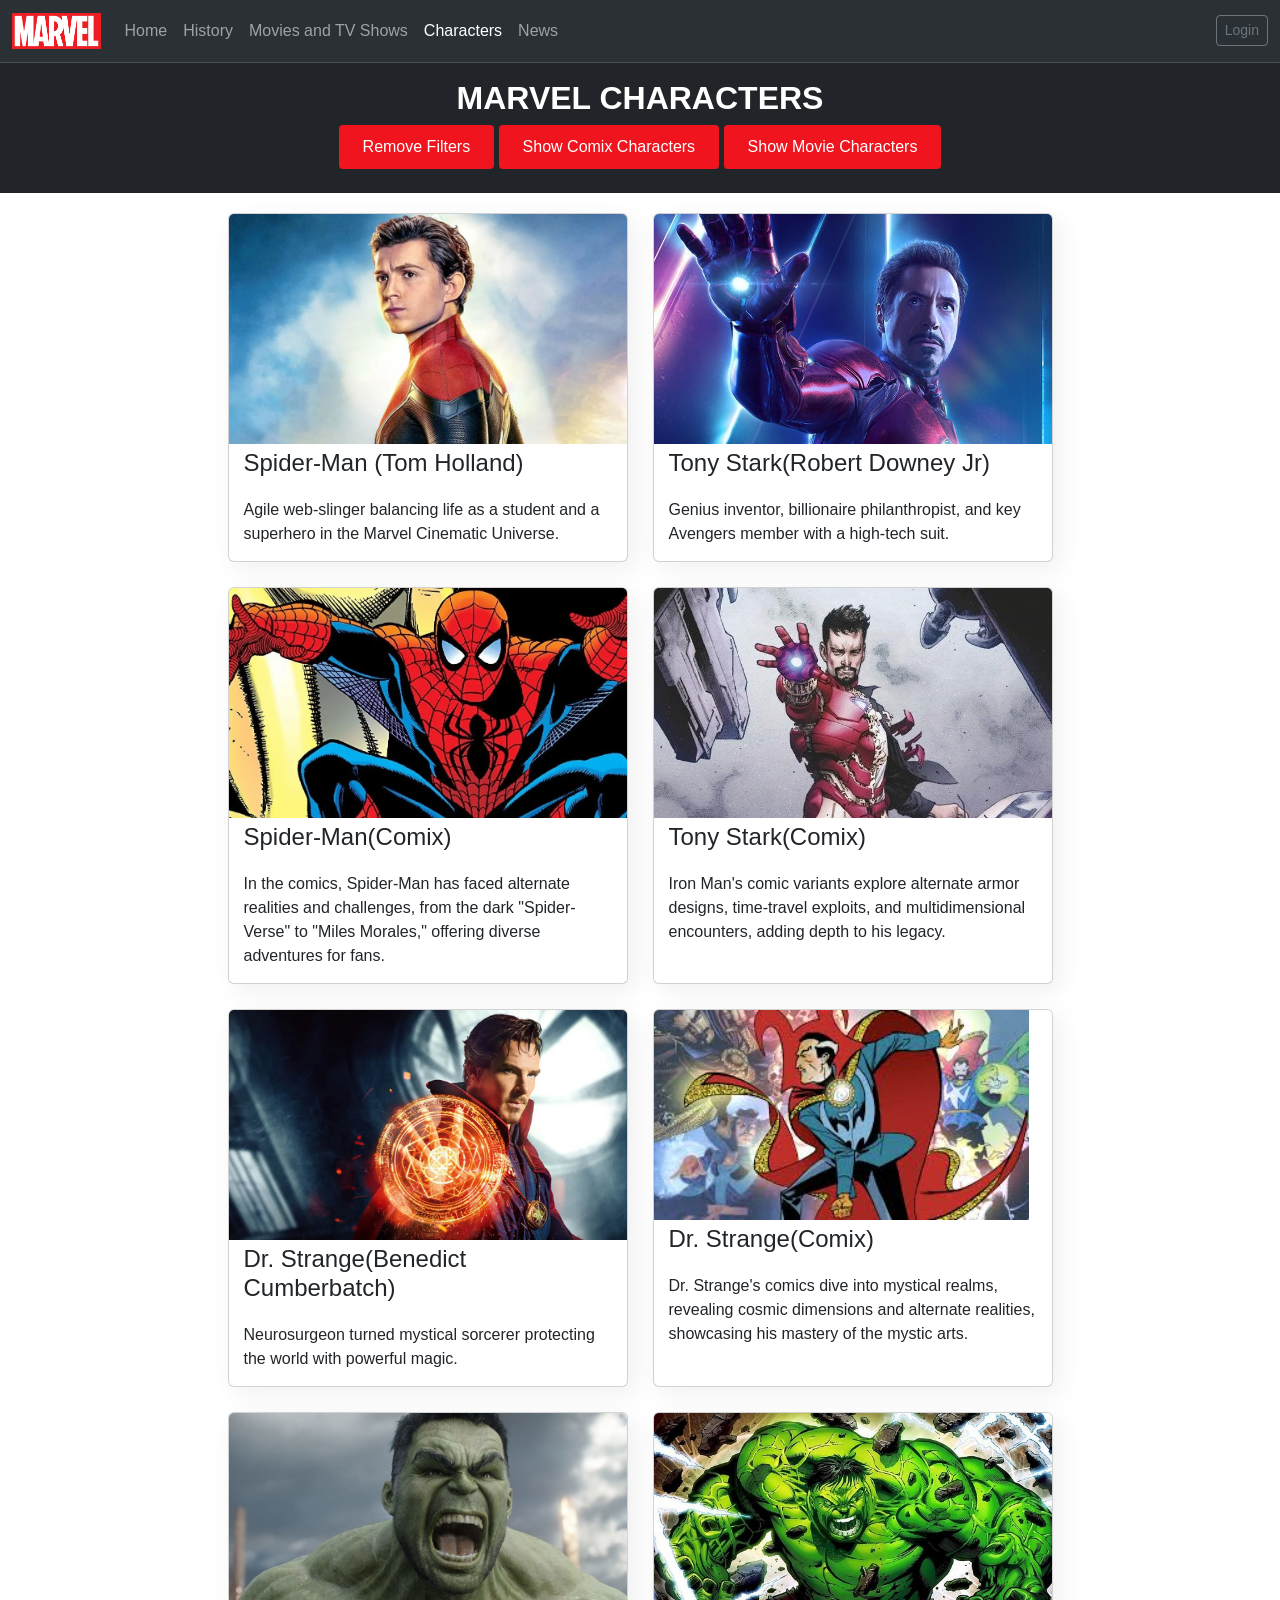
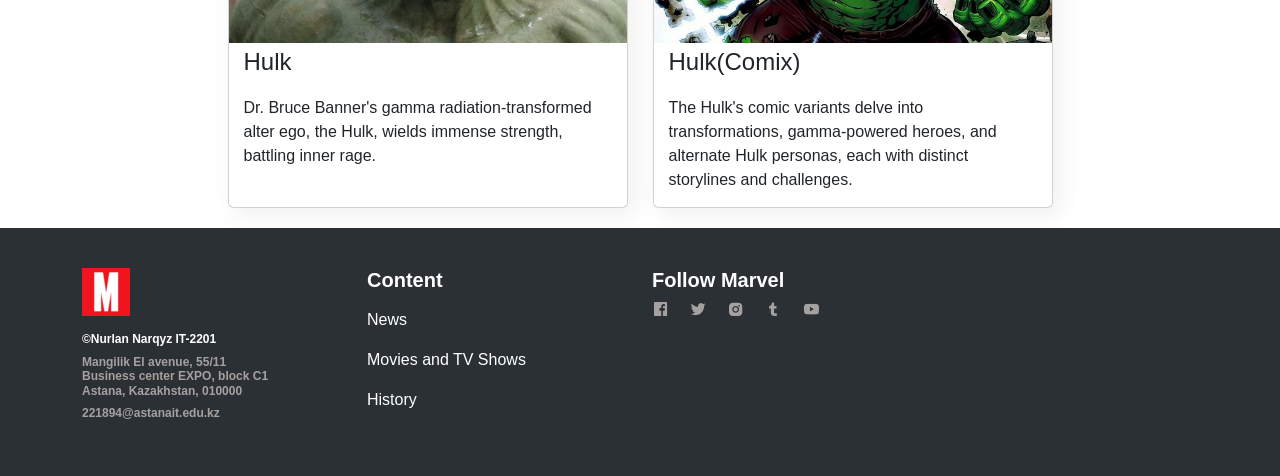
<file: html/charactersPage.html>
<!DOCTYPE html>
<html lang="en" xmlns="http://www.w3.org/1999/html">
<head>
    <meta charset="UTF-8">
    <meta content="width=device-width, initial-scale=1.0" name="viewport">
    <link href="../img-video/img-videoHome/logo-name.ico" rel="icon" type="image/x-icon">

    <link href="https://maxcdn.bootstrapcdn.com/bootstrap/4.5.2/css/bootstrap.min.css" rel="stylesheet">
    <title>Characters</title>
    <link href='https://unpkg.com/boxicons@2.1.4/css/boxicons.min.css' rel='stylesheet'>

    <link href="../css/charactersCSS.css" rel="stylesheet">
    <link crossorigin="anonymous" href="https://cdn.jsdelivr.net/npm/bootstrap@5.3.2/dist/css/bootstrap.min.css"
          integrity="sha384-T3c6CoIi6uLrA9TneNEoa7RxnatzjcDSCmG1MXxSR1GAsXEV/Dwwykc2MPK8M2HN" rel="stylesheet">
    <script crossorigin="anonymous"
            integrity="sha384-C6RzsynM9kWDrMNeT87bh95OGNyZPhcTNXj1NW7RuBCsyN/o0jlpcV8Qyq46cDfL"
            src="https://cdn.jsdelivr.net/npm/bootstrap@5.3.2/dist/js/bootstrap.bundle.min.js"></script>

</head>
<body>


<section class="navbarHome">
    <nav class="navbar fixed-top navbar-expand-lg bg-body-tertiary bg-dark border-bottom border-body"
         data-bs-theme="dark">
        <div class="container-fluid">
            <a class="navbar-brand" href="#welcome"><img class="imgLogo"
                                                         src="../img-video/img-videoHome/marvelLogo.png"></a>
            <button aria-controls="navbarSupportedContent" aria-expanded="false" aria-label="Toggle navigation"
                    class="navbar-toggler" data-bs-target="#navbarSupportedContent"
                    data-bs-toggle="collapse" type="button">
                <span class="navbar-toggler-icon"></span>
            </button>
            <div class="collapse navbar-collapse" id="navbarSupportedContent">
                <ul class="navbar-nav me-auto mb-2 mb-lg-0">
                    <li class="nav-item">
                        <a aria-current="page" class="nav-link" href="../html/homePage.html">Home</a>
                    </li>
                    <li class="nav-item">
                        <a class="nav-link" href="../html/historyPage.html">History</a>
                    </li>
                    <li class="nav-item">
                        <a class="nav-link" href="../html/moviesPage.html">Movies and TV Shows</a>
                    </li>
                    <li class="nav-item">
                        <a class="nav-link active" href="../html/charactersPage.html">Characters</a>
                    </li>

                    <li class="nav-item">
                        <a class="nav-link" href="../html/new.html">News</a>
                    </li>
                </ul>
                <form class="d-flex" role="search">
                    <button class="btn btn-sm align-middle btn-outline-secondary" type="button"><a class="nav-link"
                                                                                                   href="loginPage.html">
                        Login </a></button>
                </form>
            </div>
        </div>
    </nav>

</section>


<section>
    <header class="bg-dark text-white text-center p-4">
        <h2 style="font-weight: bolder">MARVEL CHARACTERS</h2>
        <div class="filter-button-container">
            <!--            <button class="filter-button button " id="filterButton">Filter</button>-->
            <div class="filter-content" id="filterContent">
                <button class="button" id="remove-filters-button " onclick="filterCards('all')">Remove Filters
                </button>
                <button class="button" id="show-comix-button button " onclick="filterCards('comix')">Show Comix
                    Characters
                </button>
                <button class="button" id="show-movie-button button" onclick="filterCards('movie')">Show Movie
                    Characters
                </button>
            </div>
        </div>
    </header>


    <main>
        <div class="card" data-category="movie">
            <a href="https://spiderman-films.fandom.com/wiki/Spider-Man_(Tom_Holland)">
                <img class="original-image" data-hover-src="../img-video/img-videoCharacters/tom2.jpg"
                     id="original-image"
                     src="../img-video/img-videoCharacters/tom.jpg">
                <h4>Spider-Man (Tom Holland)</h4>
                <div class="publishbyDate">

                </div>
                <div class="desc">
                    Agile web-slinger balancing life as a student and a superhero in the Marvel Cinematic Universe.
                </div>
            </a>
        </div>
        <img alt="Hover Image" class="hover-image" id="hover-image">


        <div class="card" data-category="movie">
            <a href="https://en.wikipedia.org/wiki/Iron_Man">
                <img class="original-image" data-hover-src="../img-video/img-videoCharacters/tony2.jpg"
                     id="original-image2"
                     src="../img-video/img-videoCharacters/tony.jpeg">
                <h4>Tony Stark(Robert Downey Jr)</h4>
                <div class="publishbyDate">

                </div>
                <div class="desc">
                    Genius inventor, billionaire philanthropist, and key Avengers member with a high-tech suit.
                </div>
            </a>
        </div>


        <div class="card" data-category="comix">
            <a href="https://spiderman.fandom.com/wiki/Spider-Man_Wiki">
                <img class="original-image" data-hover-src="../img-video/img-videoCharacters/spidercomix2.jpg"
                     id="original-image3"
                     src="../img-video/img-videoCharacters/spycomix.jpg">
                <h4>Spider-Man(Comix)</h4>
                <div class="publishbyDate">

                </div>
                <div class="desc">In the comics, Spider-Man has faced alternate realities and challenges, from the dark
                    "Spider-Verse" to "Miles Morales," offering diverse adventures for fans.
                </div>
            </a>
        </div>

        <div class="card" data-category="comix">
            <a href="https://marvel.fandom.com/wiki/Anthony_Stark_(Earth-616)">
                <img class="original-image" data-hover-src="../img-video/img-videoCharacters/tonycomix2.jpg"
                     id="original-image4"
                     src="../img-video/img-videoCharacters/tonycomic.jpg">
                <h4>Tony Stark(Comix)</h4>
                <div class="publishbyDate">

                </div>
                <div class="desc">
                    Iron Man's comic variants explore alternate armor designs, time-travel exploits, and
                    multidimensional encounters, adding depth to his legacy.
                </div>
            </a>
        </div>
        <div class="card" data-category="movie">
            <a href="https://en.wikipedia.org/wiki/Doctor_Strange">
                <img class="original-image" data-hover-src="../img-video/img-videoCharacters/strange2.jpg"
                     id="original-image5"
                     src="../img-video/img-videoCharacters/strange.jpg">
                <h4>Dr. Strange(Benedict Cumberbatch)</h4>
                <div class="publishbyDate">

                </div>
                <div class="desc">
                    Neurosurgeon turned mystical sorcerer protecting the world with powerful magic.
                </div>
            </a>
        </div>

        <div class="card" data-category="comix">
            <a href="https://marvel.fandom.com/wiki/Stephen_Strange_(Earth-616)">
                <img class="original-image" data-hover-src="../img-video/img-videoCharacters/DrCom2.jpeg"
                     id="original-image6"
                     src="../img-video/img-videoCharacters/DrCom1.jpeg">
                <h4>Dr. Strange(Comix)</h4>
                <div class="publishbyDate">

                </div>
                <div class="desc">
                    Dr. Strange's comics dive into mystical realms, revealing cosmic dimensions and alternate realities,
                    showcasing his mastery of the mystic arts.
                </div>
            </a>
        </div>

        <div class="card" data-category="movie">
            <a href="https://hulk.fandom.com/wiki/Hulk">
                <img class="original-image" data-hover-src="../img-video/img-videoCharacters/hulk2.jpg"
                     id="original-image7"
                     src="../img-video/img-videoCharacters/hulk1.jpg">
                <h4>Hulk</h4>
                <div class="publishbyDate">

                </div>
                <div class="desc">
                    Dr. Bruce Banner's gamma radiation-transformed alter ego, the Hulk, wields immense strength,
                    battling inner rage.
                </div>
            </a>
        </div>

        <div class="card" data-category="comix">
            <a href="https://en.wikipedia.org/wiki/Hulk">
                <img class="original-image" data-hover-src="../img-video/img-videoCharacters/bruce2.jpeg"
                     id="original-image8"
                     src="../img-video/img-videoCharacters/bruce1.jpg">
                <h4>Hulk(Comix)</h4>
                <div class="publishbyDate">

                </div>
                <div class="desc">
                    The Hulk's comic variants delve into transformations, gamma-powered heroes, and alternate Hulk
                    personas, each with distinct storylines and challenges.
                </div>
            </a>
        </div>


    </main>


</section>

<footer>
    <div class="container" id="contact">
        <div class="row">
            <div class="col-lg-3 col-sm-6">
                <div class="single-box">
                    <img alt="" src="../img-video/img-videoHome/logo-name.ico">
                    <p></p>
                    <h3>©Nurlan Narqyz IT-2201</h3>
                    <h6>Mangilik El avenue, 55/11 <br>
                        Business center EXPO, block C1 <br>
                        Astana, Kazakhstan, 010000</h6>
                    <h6>221894@astanait.edu.kz</h6>
                    <h6></h6>
                </div>
            </div>
            <div class="col-lg-3 col-sm-6">
                <div class="single-box">
                    <h2>Content</h2>
                    <ul>
                        <li><a href="../html/new.html">News</a></li>
                        <li><a href="../html/moviesPage.html">Movies and TV Shows</a></li>
                        <li><a href="../html/historyPage.html">History</a></li>

                    </ul>
                </div>
            </div>
            <div class="col-lg-3 col-sm-6">
                <div class="single-box">

                    <h2>Follow Marvel</h2>
                    <p class="socials">
                        <a href="https://www.facebook.com/Marvel/"><i class='bx bxl-facebook-square'></i></a>
                        <a href="http://twitter.com/marvel"><i class='bx bxl-twitter'></i></a>
                        <a href="http://instagram.com/marvel"><i class='bx bxl-instagram-alt'></i></a>
                        <a href="http://marvelentertainment.tumblr.com"><i class='bx bxl-tumblr'></i></a>
                        <a href="http://youtube.com/marvel"><i class='bx bxl-youtube'></i></a>
                    </p>
                </div>
            </div>
        </div>
    </div>
</footer>


<script src="https://code.jquery.com/jquery-3.5.1.slim.min.js"></script>
<script src="https://cdn.jsdelivr.net/npm/@popperjs/core@2.5.3/dist/umd/popper.min.js"></script>
<script src="https://stackpath.bootstrapcdn.com/bootstrap/4.5.2/js/bootstrap.min.js"></script>
<script src="../js/charactersJS.js"></script>
</body>
</html>
</file>
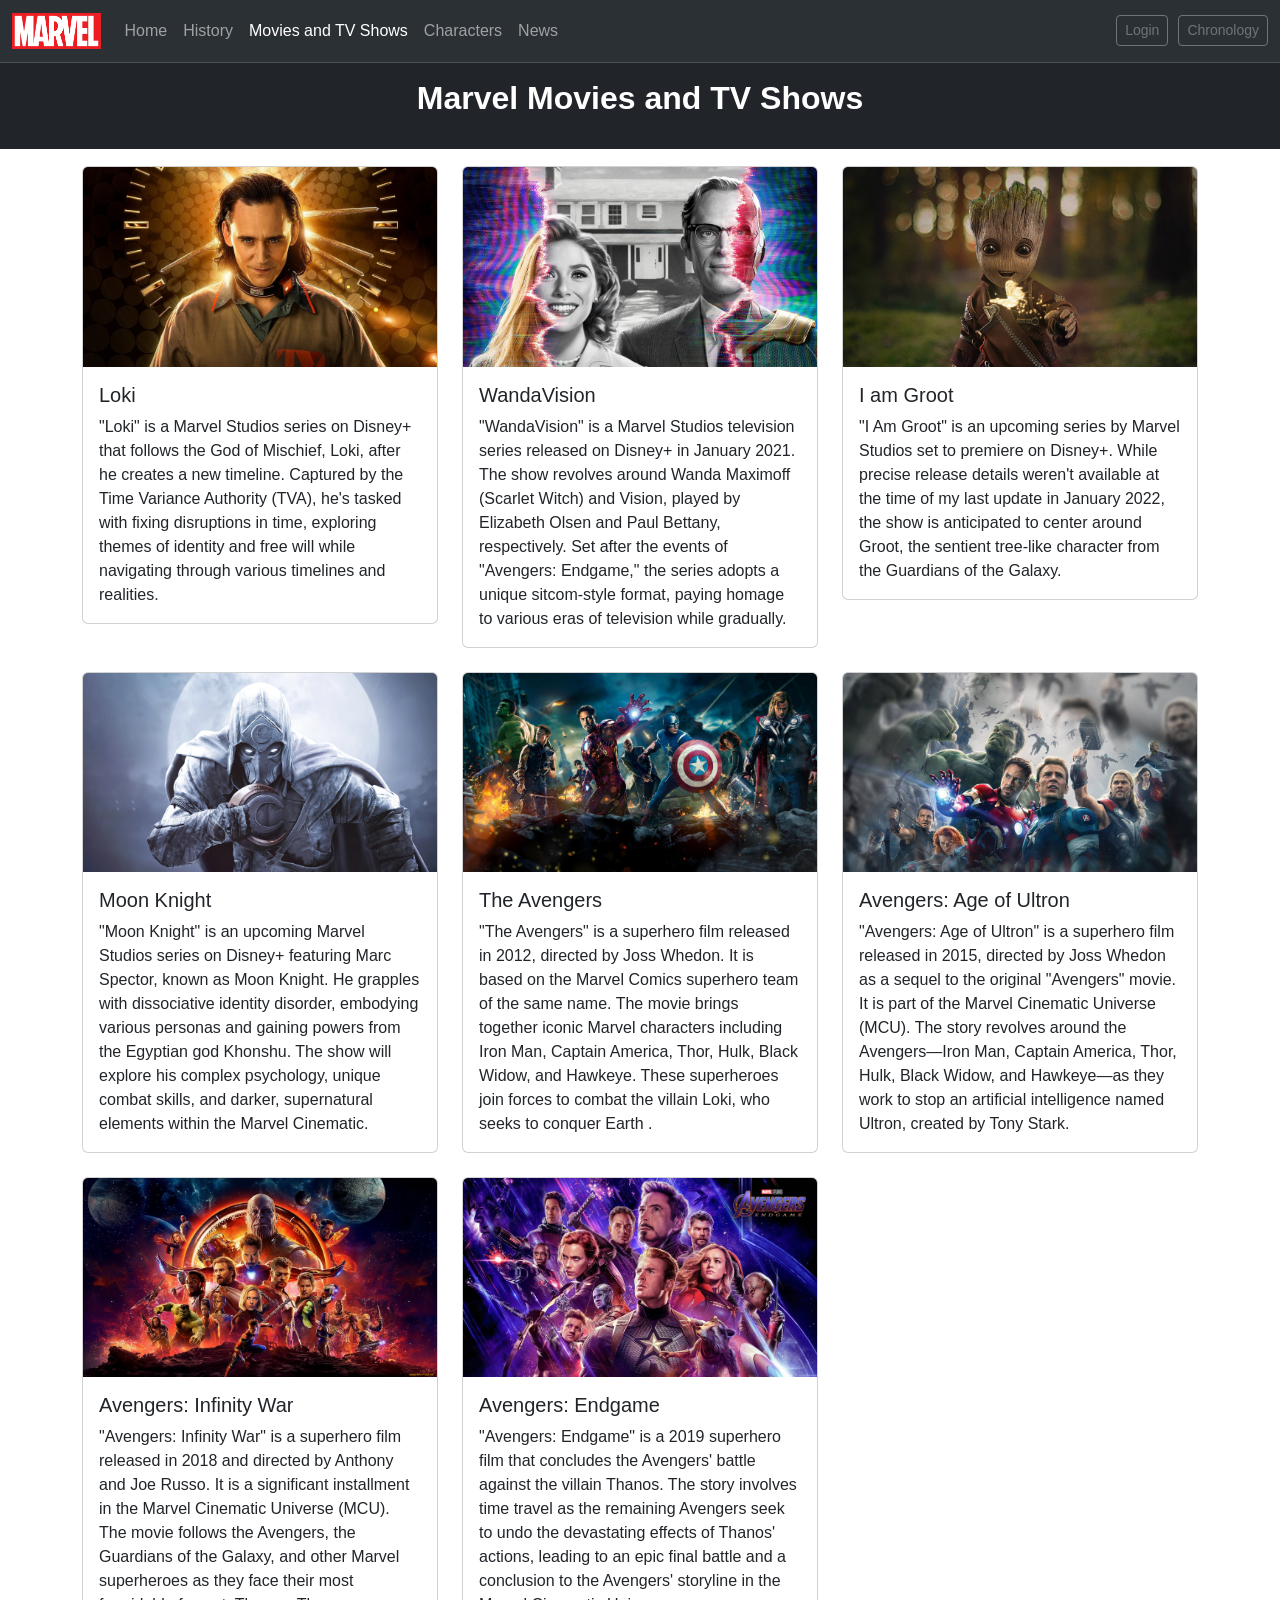
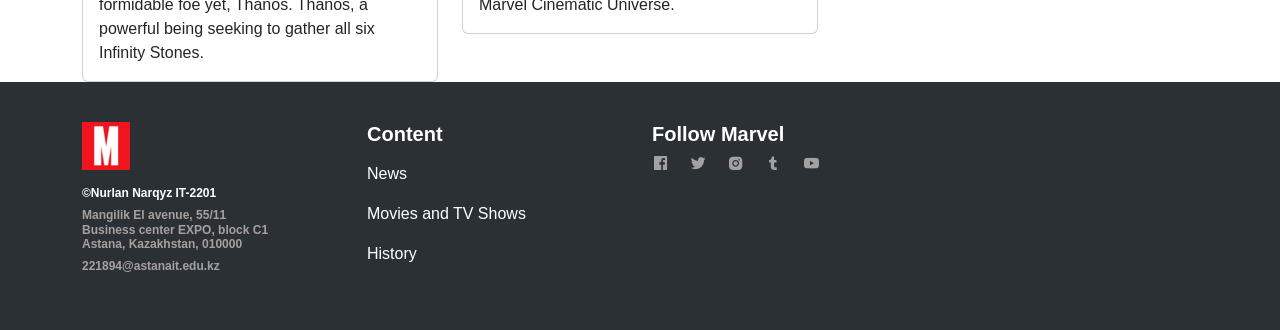
<file: html/moviesPage.html>
<!DOCTYPE html>
<html lang="en" xmlns="http://www.w3.org/1999/html">
<head>
    <meta charset="UTF-8">
    <meta name="viewport" content="width=device-width, initial-scale=1.0">
    <title>Movies and TV SHows</title>
    <link rel="icon" href="../img-video/img-videoHome/logo-name.ico" type="image/x-icon">

    <!-- Bootstrap CSS -->
    <link rel="stylesheet" href="https://maxcdn.bootstrapcdn.com/bootstrap/4.5.2/css/bootstrap.min.css">
    <link rel="stylesheet" href="../css/moviesCSS.css">
    <link href='https://unpkg.com/boxicons@2.1.4/css/boxicons.min.css' rel='stylesheet'>
    <link href="https://cdn.jsdelivr.net/npm/bootstrap@5.3.2/dist/css/bootstrap.min.css" rel="stylesheet"
          integrity="sha384-T3c6CoIi6uLrA9TneNEoa7RxnatzjcDSCmG1MXxSR1GAsXEV/Dwwykc2MPK8M2HN" crossorigin="anonymous">
    <script src="https://cdn.jsdelivr.net/npm/bootstrap@5.3.2/dist/js/bootstrap.bundle.min.js"
            integrity="sha384-C6RzsynM9kWDrMNeT87bh95OGNyZPhcTNXj1NW7RuBCsyN/o0jlpcV8Qyq46cDfL"
            crossorigin="anonymous"></script>

</head>
<body>

<!--navBar-->
<section class="navbarHome">
    <nav class="navbar fixed-top navbar-expand-lg bg-body-tertiary bg-dark border-bottom border-body"
         data-bs-theme="dark">
        <div class="container-fluid">
            <a class="navbar-brand" href="#welcome"><img src="../img-video/img-videoHome/marvelLogo.png"
                                                         class="imgLogo"></a>
            <button class="navbar-toggler" type="button" data-bs-toggle="collapse"
                    data-bs-target="#navbarSupportedContent" aria-controls="navbarSupportedContent"
                    aria-expanded="false" aria-label="Toggle navigation">
                <span class="navbar-toggler-icon"></span>
            </button>
            <div class="collapse navbar-collapse" id="navbarSupportedContent">
                <ul class="navbar-nav me-auto mb-2 mb-lg-0">
                    <li class="nav-item">
                        <a aria-current="page" class="nav-link" href="../html/homePage.html">Home</a>
                    </li>
                    <li class="nav-item">
                        <a class="nav-link" href="../html/historyPage.html">History</a>
                    </li>
                    <li class="nav-item">
                        <a class="nav-link active" href="../html/moviesPage.html">Movies and TV Shows</a>
                    </li>
                    <li class="nav-item">
                        <a class="nav-link" href="../html/charactersPage.html">Characters</a>
                    </li>
                    <li class="nav-item">
                        <a class="nav-link" href="../html/new.html">News</a>
                    </li>
                </ul>
                <form class="d-flex" role="search">
                    <button class="btn btn-sm align-middle btn-outline-secondary" type="button"><a href="loginPage.html"
                                                                                                   class="nav-link">
                        Login </a></button>
                </form>

                <!--Offcanvas btn-->
                <button class="btn btn-sm align-middle btn-outline-secondary" id="offcanvasbtn" type="button" data-bs-toggle="offcanvas" data-bs-target="#staticBackdrop" aria-controls="staticBackdrop">
                    Chronology
                </button>
            </div>
        </div>
    </nav>

</section>
<!-- Header Section -->
<header class="bg-dark text-white text-center p-4"><h2 style="font-weight: bolder">Marvel Movies and TV Shows</h2></header>

<div class="home-box">
    <h1 id="sorting">Movies and TV Shows</h1>
    <div id="m" class="container mt-4">

<div class="row">
    <div class="col-md-4">
        <div class="card">
            <img src="../img-video/img-videoMovies/loki.jpg" class="card-img-top" alt="F1">
            <div class="card-body">
                <h5 class="card-title">Loki</h5>
                <p class="card-text">"Loki" is a Marvel Studios series on Disney+ that follows the God of Mischief,
                    Loki, after he creates
                    a new timeline. Captured by the Time Variance Authority (TVA), he's tasked with
                    fixing disruptions
                    in time, exploring themes of identity and free will while navigating through
                    various timelines and
                    realities.</p>
            </div>
        </div>
    </div>
    <div class="col-md-4">
        <div class="card">
            <img src="../img-video/img-videoMovies/vanda.jpg" class="card-img-top" alt="F2">
            <div class="card-body">
                <h5 class="card-title">WandaVision</h5>
                <p class="card-text">"WandaVision" is a Marvel Studios television series released on Disney+ in
                    January 2021. The show
                    revolves around Wanda Maximoff (Scarlet Witch) and Vision, played by Elizabeth
                    Olsen and Paul
                    Bettany, respectively. Set after the events of "Avengers: Endgame," the series
                    adopts a unique
                    sitcom-style format, paying homage to various eras of television while gradually.</p>
            </div>
        </div>
    </div>
    <div class="col-md-4">
        <div class="card">
            <img src="../img-video/img-videoMovies/groot.jpg" class="card-img-top" alt="F3">
            <div class="card-body">
                <h5 class="card-title"> I am Groot </h5>
                <p class="card-text">"I Am Groot" is an upcoming series by Marvel Studios set to premiere on Disney+.
                    While precise
                    release details weren't available at the time of my last update in January 2022,
                    the show is
                    anticipated to center around Groot, the sentient tree-like character from the
                    Guardians of the
                    Galaxy.</p>
            </div>
        </div>
    </div>
    <div class="col-md-4 mt-4">
        <div class="card">
            <img src="../img-video/img-videoMovies/moon.jpg" class="card-img-top" alt="Feature 4">
            <div class="card-body">
                <h5 class="card-title">Moon Knight</h5>
                <p class="card-text"> "Moon Knight" is an upcoming Marvel Studios series on Disney+ featuring Marc
                    Spector, known as Moon
                    Knight. He grapples with dissociative identity disorder, embodying various
                    personas and gaining
                    powers from the Egyptian god Khonshu. The show will explore his complex
                    psychology, unique combat
                    skills, and darker, supernatural elements within the Marvel Cinematic.</p>
            </div>
        </div>
    </div>
    <div class="col-md-4 mt-4">
        <div class="card">
            <img src="../img-video/img-videoMovies/avn1.jpg" class="card-img-top" alt="Feature 5">
            <div class="card-body">
                <h5 class="card-title">The Avengers</h5>
                <p class="card-text">  "The Avengers" is a superhero film released in 2012, directed by Joss Whedon. It is based on the
                    Marvel Comics superhero team of the same name. The movie brings together iconic Marvel
                    characters including Iron Man, Captain America, Thor, Hulk, Black Widow, and Hawkeye. These
                    superheroes join forces to combat the villain Loki, who seeks to conquer Earth .</p>
            </div>
        </div>
    </div>
    <div class="col-md-4 mt-4">
        <div class="card">
            <img src="../img-video/img-videoMovies/avn222.jpg" class="card-img-top" alt="Feature 6">
            <div class="card-body">
                <h5 class="card-title">Avengers: Age of Ultron</h5>
                <p class="card-text"> "Avengers: Age of Ultron" is a superhero film released in 2015, directed by Joss Whedon as a
                    sequel to the original "Avengers" movie. It is part of the Marvel Cinematic Universe (MCU). The
                    story revolves around the Avengers—Iron Man, Captain America, Thor, Hulk, Black Widow, and
                    Hawkeye—as they work to stop an artificial intelligence named Ultron, created by Tony Stark.</p>
            </div>
        </div>
    </div>

    <div class="col-md-4 mt-4">
        <div class="card">
            <img src="../img-video/img-videoMovies/avn3.jpg" class="card-img-top" alt="Feature 6">
            <div class="card-body">
                <h5 class="card-title">Avengers: Infinity War</h5>
                <p class="card-text"> "Avengers: Infinity War" is a superhero film released in 2018 and directed by Anthony and Joe Russo.
                    It is a significant installment in the Marvel Cinematic Universe (MCU). The movie follows the
                    Avengers, the Guardians of the Galaxy, and other Marvel superheroes as they face their most
                    formidable foe yet, Thanos. Thanos, a powerful being seeking to gather all six Infinity Stones.</p>
            </div>
        </div>
    </div>

    <div class="col-md-4 mt-4">
        <div class="card">
            <img src="../img-video/img-videoMovies/avn4.png" class="card-img-top" alt="Feature 6">
            <div class="card-body">
                <h5 class="card-title">Avengers: Endgame</h5>
                <p class="card-text">  "Avengers: Endgame" is a 2019 superhero film that concludes the Avengers' battle against the villain
                    Thanos. The story involves time travel as the remaining Avengers seek to undo the devastating
                    effects of Thanos' actions, leading to an epic final battle and a conclusion to the Avengers'
                    storyline in the Marvel Cinematic Universe.</p>
            </div>
        </div>
    </div>

</div>
</div>


</div>


<!--Offcanvas-->
<div class="offcanvas offcanvas-start" data-bs-backdrop="static" tabindex="-1" id="staticBackdrop" aria-labelledby="staticBackdropLabel">
    <div class="offcanvas-header">
        <h5 class="offcanvas-title" id="staticBackdropLabel">Chronological order</h5>
        <button type="button" class="btn-close" data-bs-dismiss="offcanvas" aria-label="Close"></button>
    </div>
    <div class="offcanvas-body">
        <div>
            <ul class="list-group">
                <li class="list-group-item">Captain America: The First Avenger (2011)</li>
                <li class="list-group-item">Captain Marvel (2019)</li>
                <li class="list-group-item">Iron Man (2008)</li>
                <li class="list-group-item">Iron Man 2 (2010)</li>
                <li class="list-group-item">Thor (2011)</li>

                <li class="list-group-item">The Avengers (2012)</li>
                <li class="list-group-item">Iron Man 3 (2013)</li>
                <li class="list-group-item">Thor: The Dark World (2013)</li>
                <li class="list-group-item">Captain America: The Winter Soldier (2014)</li>
                <li class="list-group-item">Guardians of the Galaxy (2014)</li>

                <li class="list-group-item">Guardians of the Galaxy Vol. 2 (2017)</li>
                <li class="list-group-item">Avengers: Age of Ultron (2015)</li>
                <li class="list-group-item">Ant-Man (2015)</li>
                <li class="list-group-item">Captain America: Civil War (2016)</li>
                <li class="list-group-item">Black Widow (2021)</li>

                <li class="list-group-item">Black Panther (2018)</li>
                <li class="list-group-item">Spider-Man: Homecoming (2017)</li>
                <li class="list-group-item">Spider-Man: Far From Home (2019)</li>
                <li class="list-group-item">Doctor Strange (2016)</li>
                <li class="list-group-item">Thor: Ragnarok (2017)</li>

                <li class="list-group-item">Ant-Man and the Wasp (2018)</li>
                <li class="list-group-item">Avengers: Infinity War (2018)</li>
                <li class="list-group-item">Avengers: Endgame (2019)</li>

            </ul>
        </div>
    </div>
</div>
<!--footer-->
<footer>
    <div class="container" id="contact">
        <div class="row">
            <div class="col-lg-3 col-sm-6">
                <div class="single-box">
                    <img alt="" src="../img-video/img-videoHome/logo-name.ico">
                    <p></p>
                    <h3>©Nurlan Narqyz IT-2201</h3>
                    <h6>Mangilik El avenue, 55/11 <br>
                        Business center EXPO, block C1 <br>
                        Astana, Kazakhstan, 010000</h6>
                    <h6>221894@astanait.edu.kz</h6>
                    <h6></h6>
                </div>
            </div>
            <div class="col-lg-3 col-sm-6">
                <div class="single-box">
                    <h2>Content</h2>
                    <ul>
                        <li><a href="../html/new.html">News</a></li>
                        <li><a href="../html/moviesPage.html">Movies and TV Shows</a></li>
                        <li><a href="../html/historyPage.html">History</a></li>

                    </ul>
                </div>
            </div>
            <div class="col-lg-3 col-sm-6">
                <div class="single-box">

                    <h2>Follow Marvel</h2>
                    <p class="socials">
                        <a href="https://www.facebook.com/Marvel/"><i class='bx bxl-facebook-square'></i></a>
                        <a href="http://twitter.com/marvel"><i class='bx bxl-twitter'></i></a>
                        <a href="http://instagram.com/marvel"><i class='bx bxl-instagram-alt'></i></a>
                        <a href="http://marvelentertainment.tumblr.com"><i class='bx bxl-tumblr'></i></a>
                        <a href="http://youtube.com/marvel"><i class='bx bxl-youtube'></i></a>
                    </p>
                </div>
            </div>
        </div>
    </div>
</footer>

<!-- jQuery -->
<script src="https://ajax.googleapis.com/ajax/libs/jquery/3.5.1/jquery.min.js"></script>

<!-- Your existing scripts -->

<script>
    $(document).ready(function () {
        const newsCards = $(".card");

        // Fade-in animation
        newsCards.animate({ opacity: 1 }, 1000);

        // Hover animation
        newsCards.hover(
            function () {
                // Mouse enter
                $(this).css({ 'z-index': '1', 'transform': 'scale(1.05)' });
            },
            function () {
                
                $(this).css({ 'z-index': '0', 'transform': 'scale(1)' });
            }
        );
    });
</script>

<script src="https://ajax.googleapis.com/ajax/libs/jquery/3.5.1/jquery.min.js"></script>
<script src="../js/moviesJS.js" defer></script>
<script src="https://cdn.jsdelivr.net/npm/bootstrap@5.1.3/dist/js/bootstrap.bundle.min.js"
        integrity="sha384-ka7Sk0Gln4gmtz2MlQnikT1wXgYsOg+OMhuP+IlRH9sENBO0LRn5q+8nbTov4+1p"
        crossorigin="anonymous"></script>
<!-- Bootstrap & jQuery JS -->
<script src="https://ajax.googleapis.com/ajax/libs/jquery/3.5.1/jquery.min.js"></script>
<script src="https://maxcdn.bootstrapcdn.com/bootstrap/4.5.2/js/bootstrap.min.js"></script>
</body>
</html>
</file>
<file: css/charactersCSS.css>
* {
    font-family: 'Futura', sans-serif;
    margin: 0;
    padding: 0;
    box-sizing: border-box;
    scroll-behavior: smooth;
}

.imgLogo {
    position: relative;
    width: 88.5px;
    height: 35.5px;
}

header {
    position: relative;
    top: 55px;
}

.button {
    display: inline-block;
    padding: 10px 24px;
    font-size: 16px;
    border: none;
    border-radius: 4px;
    cursor: pointer;
    text-align: center;
    text-decoration: none;
    background-color: #f0141e;
    color: #fff;
    transition: background-color 0.3s ease;
    justify-content: space-between;
}

.button:hover {
    background-color: #000;
}

main {
    display: flex;
    flex-direction: column;
    gap: 25px;
    position: relative;
    top: 55px;
}

.card {
    display: flex;
    flex-direction: column;
    max-width: 400px;
    box-shadow: 7px 7px 25px 1px rgba(0, 0, 0, 0.06);
    border-radius: 5px;
    overflow: hidden;
    padding-bottom: 10px;
    background: #ffffff;
}

.card img {
    min-height: 210px;
    max-height: 230px;
    background-color: #f4f4f4;
}

.card h4,
.card div {
    padding: 5px 10px;
    margin: 0px;
}

.publishbyDate {
    display: flex;
    align-items: center;
    color: #a5a1a1;
}

.publishbyDate p {
    margin: 0px;
    font-size: 14px;
}

.publishbyDate span {
    padding: 0px 10px;
}

.desc {
    overflow: hidden;
    display: -webkit-box;
    -webkit-line-clamp: 5;
    -webkit-box-orient: vertical;
    margin: 0;
}

.card a {
    color: inherit;
    text-decoration: none;
}

@media all and (min-width: 700px) {
    main {
        padding: 20px;
        flex-direction: row;
        flex-wrap: wrap;
        justify-content: center;
    }

    .card h4,
    .card div {
        padding: 5px 15px;
    }
}

footer {
    background: #2b3035;
    padding: 40px 0;
    position: relative;
    top: 55px;
}

.single-content {
    text-align: center;
    padding: 115px 0;
}

.single-box h3 {
    font-size: 12px;
    font-weight: 700;
    color: #fff;
}

.single-box ul {
    list-style: none;
    padding: 0;
}

.single-box ul li a {
    text-decoration: none;
    color: #fff;
    line-height: 2.5;
    font-weight: 100;
}

.single-box h2 {
    color: #fff;
    font-size: 20px;
    font-weight: 700;
}

.single-box h6 {
    color: #a5a1a1;
    font-size: 12px;
    font-weight: 700;
}

.socials i {
    font-size: 18px;
    margin-right: 15px;
}

@media (max-width: 767px) {
    .single-box {
        margin-bottom: 50px;
    }
}

@media (min-width: 768px) and (max-width: 991px) {
    .single-box {
        margin-bottom: 50px;
    }
}

.socials a {
    color: #a5a1a1;
}

.socials a:hover {
    color: #fff;
}

.card {
    position: relative;
}

#hover-image {
    position: absolute;
    display: none;
    z-index: 9999;
    width: 200px;
    height: 200px;
    object-fit: cover;
}
</file>
<file: css/moviesCSS.css>
*{
    font-family: 'Futura', sans-serif;
    margin: 0;
    padding: 0;
    box-sizing: border-box;
    scroll-behavior: smooth;
}
.imgLogo{
    position: relative;
    width: 88.5px;
    height: 35.5px;
}
.nav-item .nav-link a{
    color: #a5a1a1;
}



header {
    position: relative;
    top: 55px;
}
.header-quiz{
    padding: 70px;
}

footer {
    background: #2b3035;
    padding: 40px 0;
}

.single-content {
    text-align: center;
    padding: 115px 0;
}
.single-box h3 {
    font-size: 12px;
    font-weight: 700;
    color: #fff;
}
.single-box ul {
    list-style: none;
    padding: 0;
}
.single-box ul li a {
    text-decoration: none;
    color: #fff;
    line-height: 2.5;
    font-weight: 100;
}
.single-box h2 {
    color: #fff;
    font-size: 20px;
    font-weight: 700;
}

.single-box h6 {
    color: #a5a1a1;
    font-size: 12px;
    font-weight: 700;
}
.socials i {
    font-size: 18px;
    margin-right: 15px;
}
@media (max-width: 767px) {
    .single-box {
        margin-bottom: 50px;
    }
}
@media (min-width: 768px) and (max-width: 991px) {
    .single-box {
        margin-bottom: 50px;
    }
}
.socials a {
    color: #a5a1a1;
}

.socials a:hover {
    color: #fff;
}

body {
    font-family: Arial, sans-serif;
}

header {
    font-weight: bold;
}

.card:hover {
    cursor: pointer;
    transform: scale(1.05);
    transition: transform 0.3s;
}
.card-title {
    color: #E4D192;
}
.card-img-top{
    width: 100%;
    height: 100%;
}
.modal-dialog{
    color: #f0141e;
}
.modal-body{
    color: black;
}

.custom-button {
    text-decoration: none;
    background-color: #f0141e; /* Change the background color to your desired color */
    border: none; /* Remove the button border if desired */
    padding: 10px 20px; /* Adjust the padding to control the button's size */
    border-radius: 5px; /* Add rounded corners to the button */
    cursor: pointer; /* Change the cursor to a pointer when hovering */
}

.custom-button:hover {
    background-color: #FF6969; /* Change the background color on hover */
}

#offcanvasbtn {
    margin-left: 10px;
}
</file>
